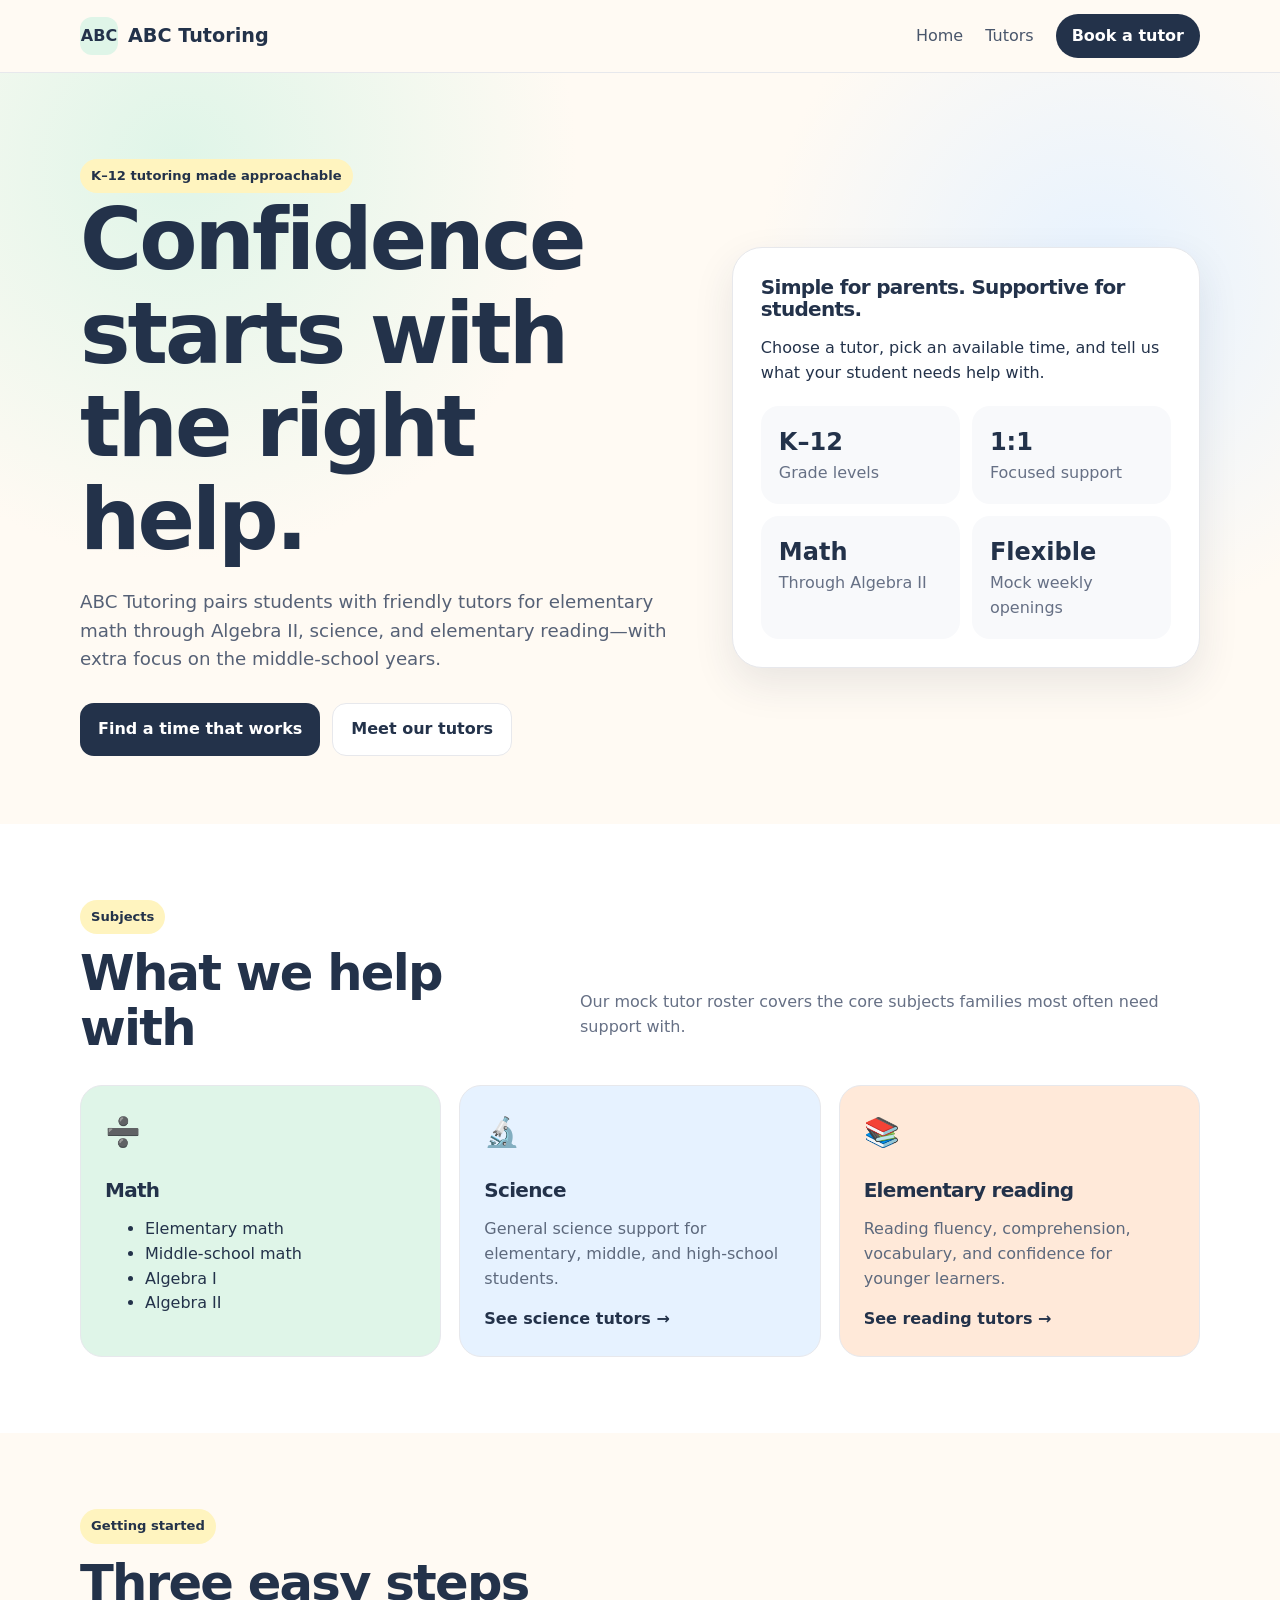
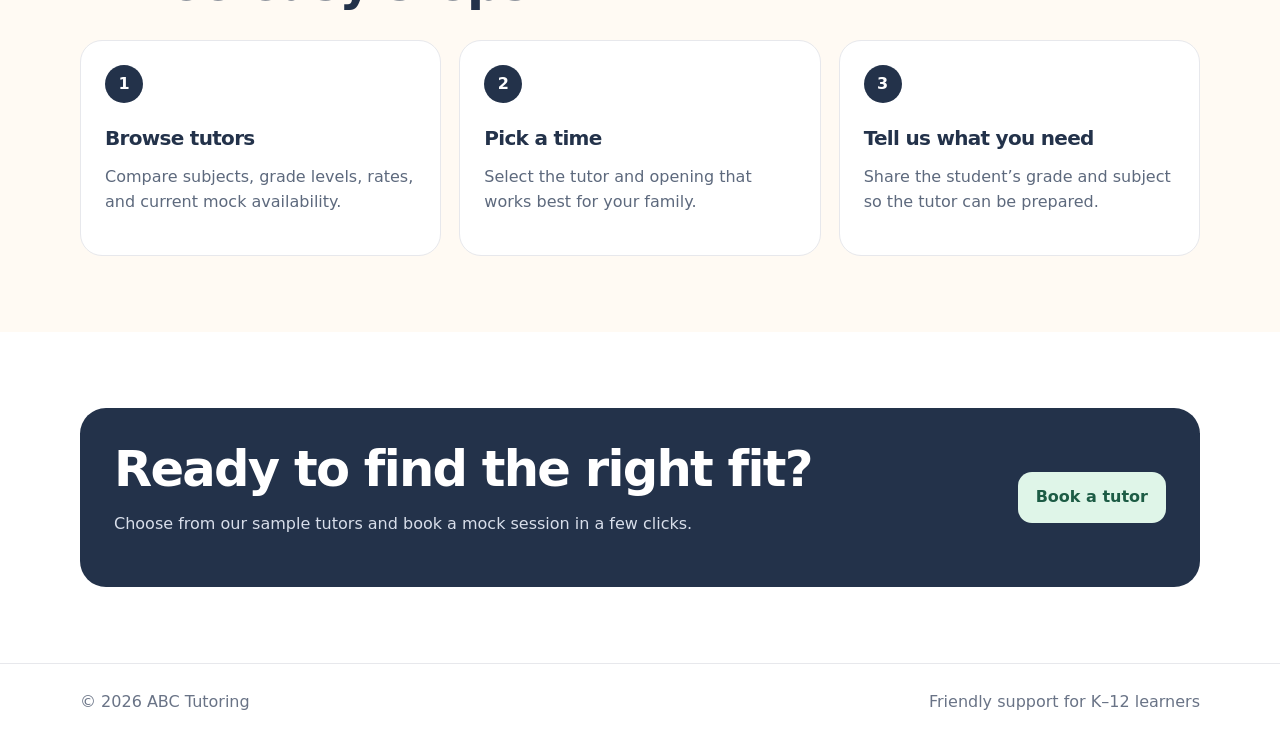
<file: index.html>
<!doctype html>
<html lang="en">
<head>
  <meta charset="utf-8">
  <meta name="viewport" content="width=device-width, initial-scale=1">
  <title>ABC Tutoring | Friendly K–12 tutoring</title>
  <meta name="description" content="Friendly K–12 tutoring in math, science, and elementary reading.">
  <link rel="stylesheet" href="styles.css">
</head>
<body data-page="home">

<header class="site-header">
  <div class="container nav">
    <a class="brand" href="index.html">
      <span class="brand-mark">ABC</span>
      <span>ABC Tutoring</span>
    </a>
    <nav class="nav-links" aria-label="Main navigation">
      <a href="index.html">Home</a>
      <a href="tutors.html">Tutors</a>
      <a class="nav-cta" href="book.html">Book a tutor</a>
    </nav>
  </div>
</header>

<main>
  <section class="hero">
    <div class="container hero-grid">
      <div>
        <span class="eyebrow">K–12 tutoring made approachable</span>
        <h1>Confidence starts with the right help.</h1>
        <p class="lead">ABC Tutoring pairs students with friendly tutors for elementary math through Algebra II, science, and elementary reading—with extra focus on the middle-school years.</p>
        <div class="hero-actions">
          <a class="btn btn-primary" href="book.html">Find a time that works</a>
          <a class="btn btn-secondary" href="tutors.html">Meet our tutors</a>
        </div>
      </div>
      <aside class="hero-card">
        <h3>Simple for parents. Supportive for students.</h3>
        <p>Choose a tutor, pick an available time, and tell us what your student needs help with.</p>
        <div class="mini-grid">
          <div class="mini-stat"><strong>K–12</strong><span>Grade levels</span></div>
          <div class="mini-stat"><strong>1:1</strong><span>Focused support</span></div>
          <div class="mini-stat"><strong>Math</strong><span>Through Algebra II</span></div>
          <div class="mini-stat"><strong>Flexible</strong><span>Mock weekly openings</span></div>
        </div>
      </aside>
    </div>
  </section>

  <section class="section section-white">
    <div class="container">
      <div class="section-head">
        <div><span class="eyebrow">Subjects</span><h2 style="margin-top:12px">What we help with</h2></div>
        <p>Our mock tutor roster covers the core subjects families most often need support with.</p>
      </div>
      <div class="card-grid">
        <article class="subject-card">
          <div class="subject-icon">➗</div>
          <h3>Math</h3>
          <ul>
            <li><a href="tutors.html" data-track-subject="Elementary Math">Elementary math</a></li>
            <li><a href="tutors.html" data-track-subject="Math">Middle-school math</a></li>
            <li><a href="tutors.html" data-track-subject="Algebra I">Algebra I</a></li>
            <li><a href="tutors.html" data-track-subject="Algebra II">Algebra II</a></li>
          </ul>
        </article>
        <article class="subject-card">
          <div class="subject-icon">🔬</div>
          <h3>Science</h3>
          <p>General science support for elementary, middle, and high-school students.</p>
          <a href="tutors.html" data-track-subject="Science"><strong>See science tutors →</strong></a>
        </article>
        <article class="subject-card">
          <div class="subject-icon">📚</div>
          <h3>Elementary reading</h3>
          <p>Reading fluency, comprehension, vocabulary, and confidence for younger learners.</p>
          <a href="tutors.html" data-track-subject="Reading"><strong>See reading tutors →</strong></a>
        </article>
      </div>
    </div>
  </section>

  <section class="section">
    <div class="container">
      <div class="section-head">
        <div><span class="eyebrow">Getting started</span><h2 style="margin-top:12px">Three easy steps</h2></div>
      </div>
      <div class="steps">
        <article class="step-card"><div class="step-number">1</div><h3>Browse tutors</h3><p>Compare subjects, grade levels, rates, and current mock availability.</p></article>
        <article class="step-card"><div class="step-number">2</div><h3>Pick a time</h3><p>Select the tutor and opening that works best for your family.</p></article>
        <article class="step-card"><div class="step-number">3</div><h3>Tell us what you need</h3><p>Share the student’s grade and subject so the tutor can be prepared.</p></article>
      </div>
    </div>
  </section>

  <section class="section section-white">
    <div class="container">
      <div class="banner">
        <div><h2>Ready to find the right fit?</h2><p>Choose from our sample tutors and book a mock session in a few clicks.</p></div>
        <a class="btn btn-mint" href="book.html">Book a tutor</a>
      </div>
    </div>
  </section>
</main>

<footer>
  <div class="container footer-row">
    <span>© 2026 ABC Tutoring</span>
    <span>Friendly support for K–12 learners</span>
  </div>
</footer>

<script src="analytics.js"></script>
<script src="shared.js"></script>
</body>
</html>
</file>
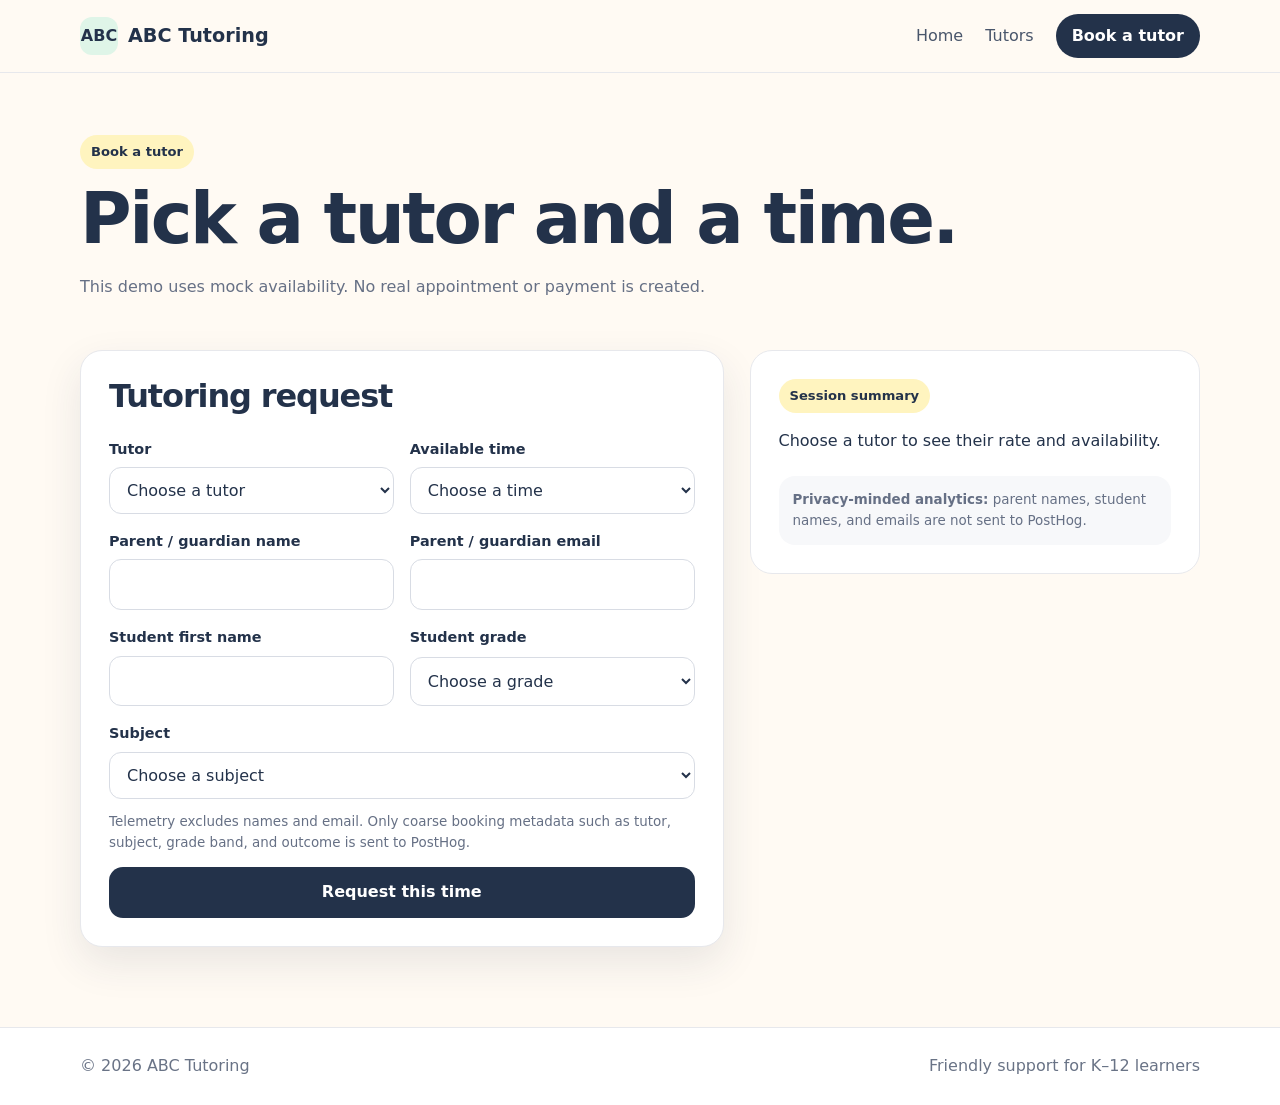
<file: book.html>
<!doctype html><html lang="en"><head><meta charset="utf-8"><meta name="viewport" content="width=device-width,initial-scale=1"><title>Book a Tutor | ABC Tutoring</title><link rel="stylesheet" href="styles.css"></head><body data-page="booking"><header class="site-header"><div class="container nav"><a class="brand" href="index.html"><span class="brand-mark">ABC</span><span>ABC Tutoring</span></a><nav class="nav-links"><a href="index.html">Home</a><a href="tutors.html">Tutors</a><a class="nav-cta" href="book.html">Book a tutor</a></nav></div></header><main><section class="page-hero"><div class="container"><span class="eyebrow">Book a tutor</span><h1 style="font-size:clamp(2.5rem,6vw,4.4rem);margin-top:12px">Pick a tutor and a time.</h1><p>This demo uses mock availability. No real appointment or payment is created.</p></div></section><section class="container booking-layout"><form id="booking-form" class="form-card"><h2 style="font-size:2rem;margin-bottom:24px">Tutoring request</h2><div class="form-grid"><div class="field"><label for="tutor">Tutor</label><select id="tutor" name="tutor" required><option value="">Choose a tutor</option></select></div><div class="field"><label for="time">Available time</label><select id="time" name="time" required><option value="">Choose a time</option></select></div><div class="field"><label for="parent-name">Parent / guardian name</label><input id="parent-name" name="parent_name" autocomplete="name" required></div><div class="field"><label for="email">Parent / guardian email</label><input id="email" name="email" type="email" autocomplete="email" required></div><div class="field"><label for="student-name">Student first name</label><input id="student-name" name="student_first_name" required></div><div class="field"><label for="grade">Student grade</label><select id="grade" name="grade" required><option value="">Choose a grade</option><option>K</option><option>1</option><option>2</option><option>3</option><option>4</option><option>5</option><option>6</option><option>7</option><option>8</option><option>9</option><option>10</option><option>11</option><option>12</option></select></div><div class="field full"><label for="subject">Subject</label><select id="subject" name="subject" required><option value="">Choose a subject</option></select></div></div><p class="form-note">Telemetry excludes names and email. Only coarse booking metadata such as tutor, subject, grade band, and outcome is sent to PostHog.</p><button class="btn btn-primary btn-wide" type="submit">Request this time</button><div id="success" class="success" role="status"></div></form><aside class="summary-card"><span class="eyebrow">Session summary</span><div id="selected-summary"><p>Choose a tutor to see their rate and availability.</p></div><div class="privacy"><strong>Privacy-minded analytics:</strong> parent names, student names, and emails are not sent to PostHog.</div></aside></section></main><footer><div class="container footer-row"><span>© 2026 ABC Tutoring</span><span>Friendly support for K–12 learners</span></div></footer><script src="analytics.js"></script><script src="data.js"></script><script src="booking.js"></script></body></html>
</file>
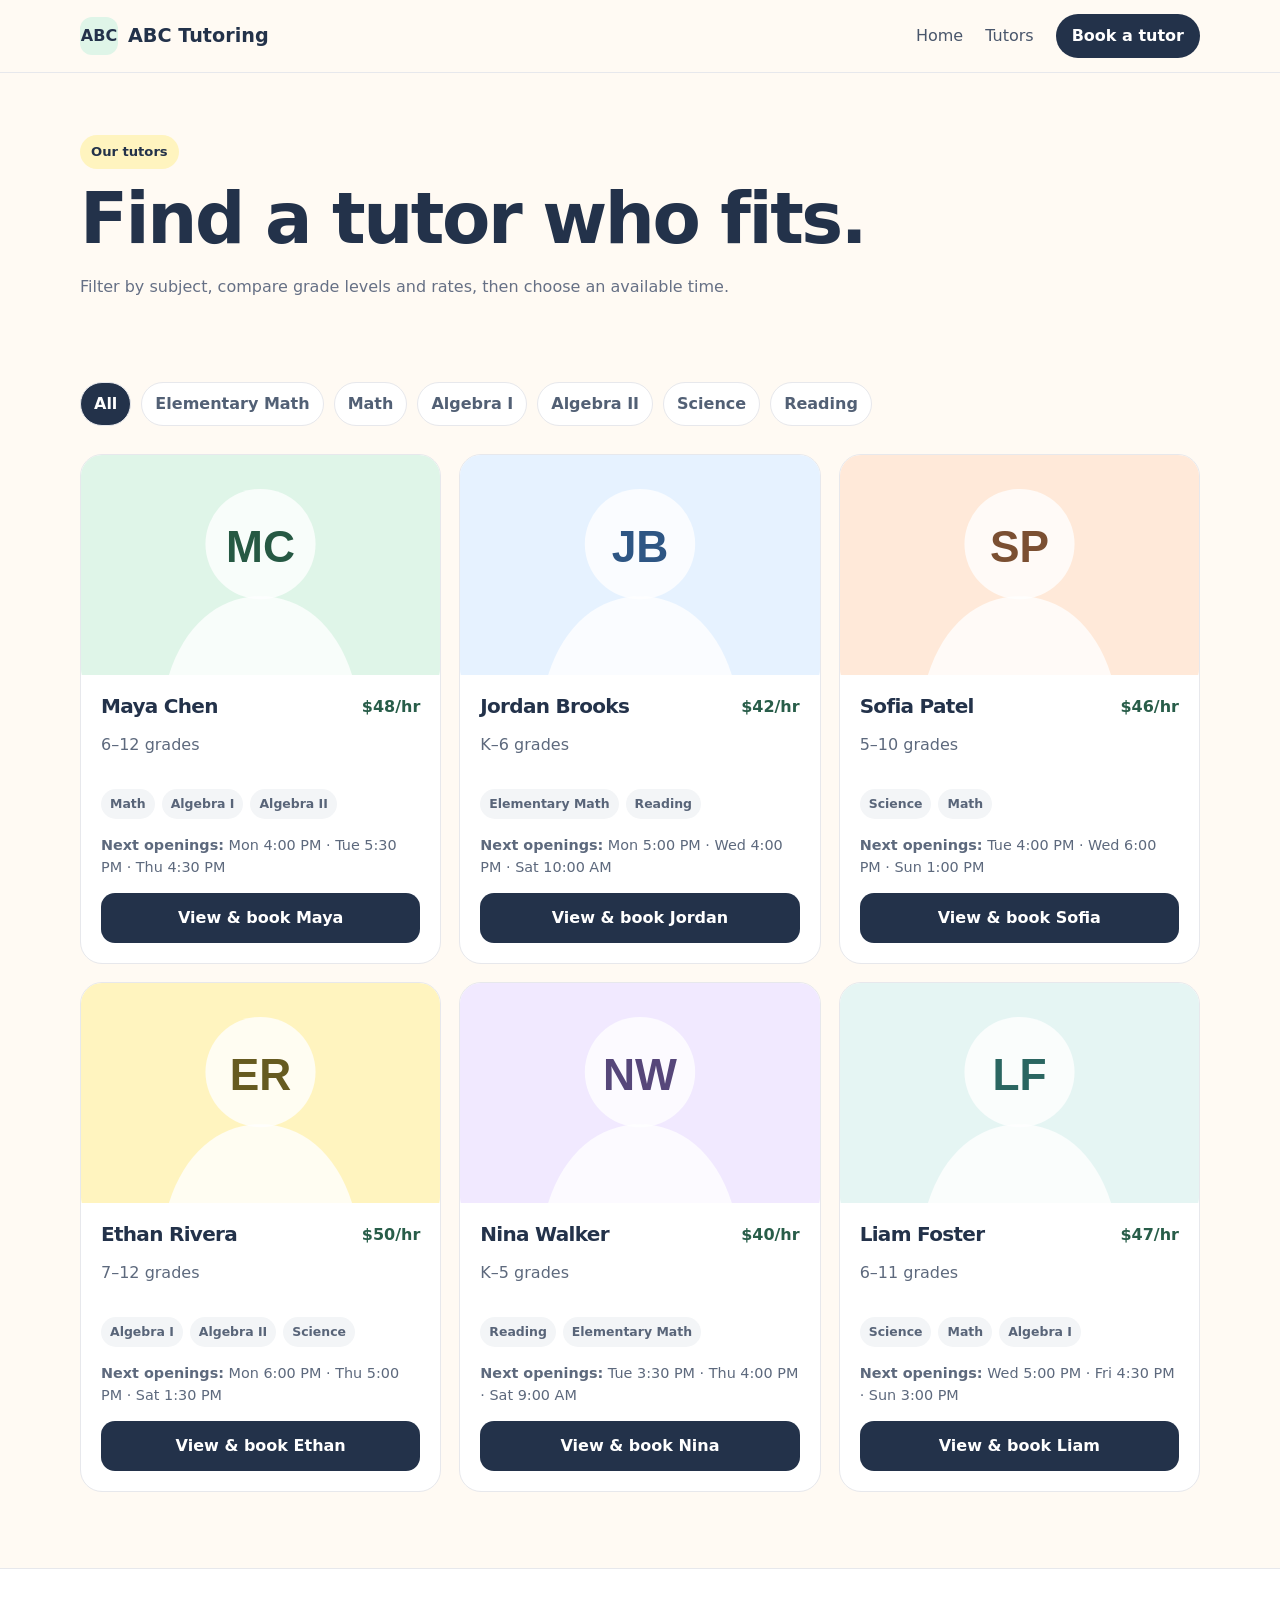
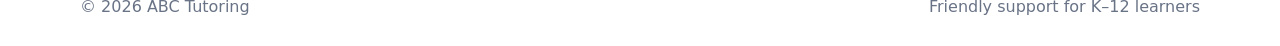
<file: tutors.html>
<!doctype html><html lang="en"><head><meta charset="utf-8"><meta name="viewport" content="width=device-width,initial-scale=1"><title>Our Tutors | ABC Tutoring</title><link rel="stylesheet" href="styles.css"></head><body data-page="tutors"><header class="site-header"><div class="container nav"><a class="brand" href="index.html"><span class="brand-mark">ABC</span><span>ABC Tutoring</span></a><nav class="nav-links"><a href="index.html">Home</a><a href="tutors.html">Tutors</a><a class="nav-cta" href="book.html">Book a tutor</a></nav></div></header><main><section class="page-hero"><div class="container"><span class="eyebrow">Our tutors</span><h1 style="font-size:clamp(2.5rem,6vw,4.4rem);margin-top:12px">Find a tutor who fits.</h1><p>Filter by subject, compare grade levels and rates, then choose an available time.</p></div></section><section class="section" style="padding-top:20px"><div class="container"><div id="subject-filters" class="filters"></div><div id="tutor-grid" class="tutor-grid"></div></div></section></main><footer><div class="container footer-row"><span>© 2026 ABC Tutoring</span><span>Friendly support for K–12 learners</span></div></footer><script src="analytics.js"></script><script src="data.js"></script><script src="tutors.js"></script></body></html>
</file>
<file: styles.css>
:root{--ink:#23324a;--muted:#667085;--cream:#fffaf3;--mint:#dff5e8;--sky:#e6f2ff;--peach:#ffe9d9;--yellow:#fff4bf;--line:#e7e8ec;--shadow:0 16px 40px rgba(35,50,74,.1)}*{box-sizing:border-box}body{margin:0;font-family:Inter,ui-sans-serif,system-ui,-apple-system,"Segoe UI",sans-serif;color:var(--ink);background:var(--cream);line-height:1.55}a{color:inherit;text-decoration:none}button,input,select{font:inherit}img{display:block;max-width:100%}.container{width:min(1120px,calc(100% - 32px));margin:auto}.site-header{position:sticky;top:0;z-index:20;background:rgba(255,250,243,.94);backdrop-filter:blur(10px);border-bottom:1px solid var(--line)}.nav{min-height:72px;display:flex;align-items:center;justify-content:space-between;gap:24px}.brand{font-weight:800;font-size:1.2rem;display:flex;align-items:center;gap:10px}.brand-mark{width:38px;height:38px;border-radius:12px;display:grid;place-items:center;background:var(--mint);font-size:1rem}.nav-links{display:flex;align-items:center;gap:22px;color:#49566b}.nav-cta{padding:10px 16px;border-radius:999px;background:var(--ink);color:white;font-weight:700}.hero{padding:86px 0 68px;background:radial-gradient(circle at 14% 12%,var(--mint),transparent 31%),radial-gradient(circle at 86% 28%,var(--sky),transparent 28%)}.hero-grid{display:grid;grid-template-columns:1.12fr .88fr;gap:56px;align-items:center}.eyebrow{display:inline-flex;padding:7px 11px;border-radius:999px;background:var(--yellow);font-weight:800;font-size:.82rem}h1,h2,h3{line-height:1.1;letter-spacing:-.035em;margin:0}h1{font-size:clamp(2.75rem,7vw,5.3rem)}h2{font-size:clamp(2rem,4vw,3.1rem)}h3{font-size:1.25rem}.lead{font-size:1.14rem;color:#566176;max-width:650px;margin:22px 0 0}.hero-actions{display:flex;gap:12px;flex-wrap:wrap;margin-top:30px}.btn{border:0;cursor:pointer;display:inline-flex;align-items:center;justify-content:center;border-radius:14px;padding:13px 18px;font-weight:800}.btn-primary{background:var(--ink);color:white}.btn-secondary{background:white;border:1px solid var(--line)}.btn-mint{background:var(--mint);color:#1d5c45}.btn-wide{width:100%}.hero-card,.subject-card,.step-card,.tutor-card,.form-card,.summary-card{background:white;border:1px solid var(--line);border-radius:22px}.hero-card{border-radius:30px;box-shadow:var(--shadow);padding:28px}.mini-grid{display:grid;grid-template-columns:1fr 1fr;gap:12px;margin-top:20px}.mini-stat{border-radius:18px;padding:18px;background:#f8f9fb}.mini-stat strong{display:block;font-size:1.5rem}.mini-stat span,.page-hero p,.section-head p{color:var(--muted)}.section{padding:76px 0}.section-white{background:white}.section-head{display:flex;justify-content:space-between;gap:24px;align-items:end;margin-bottom:30px}.section-head p{max-width:620px}.card-grid,.steps,.tutor-grid{display:grid;grid-template-columns:repeat(3,1fr);gap:18px}.subject-card,.step-card{padding:24px}.subject-card:nth-child(1){background:var(--mint)}.subject-card:nth-child(2){background:var(--sky)}.subject-card:nth-child(3){background:var(--peach)}.subject-icon{font-size:1.8rem;margin-bottom:24px}.subject-card p,.step-card p,.tutor-card p{color:#5d697d}.step-number{width:38px;height:38px;border-radius:50%;display:grid;place-items:center;background:var(--ink);color:white;font-weight:800;margin-bottom:24px}.banner{display:grid;grid-template-columns:1fr auto;gap:30px;align-items:center;padding:34px;border-radius:26px;background:var(--ink);color:white}.banner p{color:#d8deea}.page-hero{padding:62px 0 34px}.page-hero p{max-width:700px}.filters{display:flex;gap:10px;flex-wrap:wrap;margin:12px 0 28px}.filter-btn{border:1px solid var(--line);background:white;color:#526075;padding:9px 13px;border-radius:999px;cursor:pointer;font-weight:700}.filter-btn.active{background:var(--ink);color:white}.tutor-card{overflow:hidden}.tutor-photo{height:220px;width:100%;object-fit:cover}.tutor-body{padding:20px}.tutor-top{display:flex;justify-content:space-between;gap:12px}.rate{white-space:nowrap;font-weight:800;color:#285d49}.tags{display:flex;flex-wrap:wrap;gap:7px;margin:15px 0}.tag{background:#f3f5f7;color:#596579;border-radius:999px;padding:5px 9px;font-size:.78rem;font-weight:700}.availability{font-size:.9rem;min-height:42px}.booking-layout{display:grid;grid-template-columns:1fr .7fr;gap:26px;align-items:start;padding-bottom:80px}.form-card,.summary-card{padding:28px}.form-card{box-shadow:var(--shadow)}.summary-card{position:sticky;top:100px}.form-grid{display:grid;grid-template-columns:1fr 1fr;gap:16px}.field{display:grid;gap:7px}.field.full{grid-column:1/-1}label{font-weight:800;font-size:.9rem}input,select{width:100%;border:1px solid #d8dce4;border-radius:12px;background:white;padding:12px 13px;color:var(--ink)}.form-note,.privacy{color:var(--muted);font-size:.84rem}.success{display:none;margin-top:18px;border-radius:16px;padding:16px;background:var(--mint);color:#245842;font-weight:700}.success.show{display:block}.selected-tutor{display:grid;grid-template-columns:64px 1fr;gap:13px;align-items:center;margin:18px 0 20px}.selected-tutor img{width:64px;height:64px;object-fit:cover;border-radius:16px}.summary-list{padding:0;list-style:none;display:grid;gap:11px}.summary-list li{display:flex;justify-content:space-between;gap:20px;padding-bottom:11px;border-bottom:1px solid var(--line)}.privacy{margin-top:22px;border-radius:16px;padding:14px;background:#f7f8fa}footer{border-top:1px solid var(--line);background:white;padding:26px 0;color:#697386}.footer-row{display:flex;justify-content:space-between;gap:20px;flex-wrap:wrap}@media(max-width:860px){.hero-grid,.booking-layout{grid-template-columns:1fr}.card-grid,.steps,.tutor-grid{grid-template-columns:1fr 1fr}.summary-card{position:static}}@media(max-width:620px){.nav-links a:not(.nav-cta){display:none}.card-grid,.steps,.tutor-grid,.form-grid{grid-template-columns:1fr}.field.full{grid-column:auto}.section-head,.banner{display:grid;grid-template-columns:1fr}}
</file>
